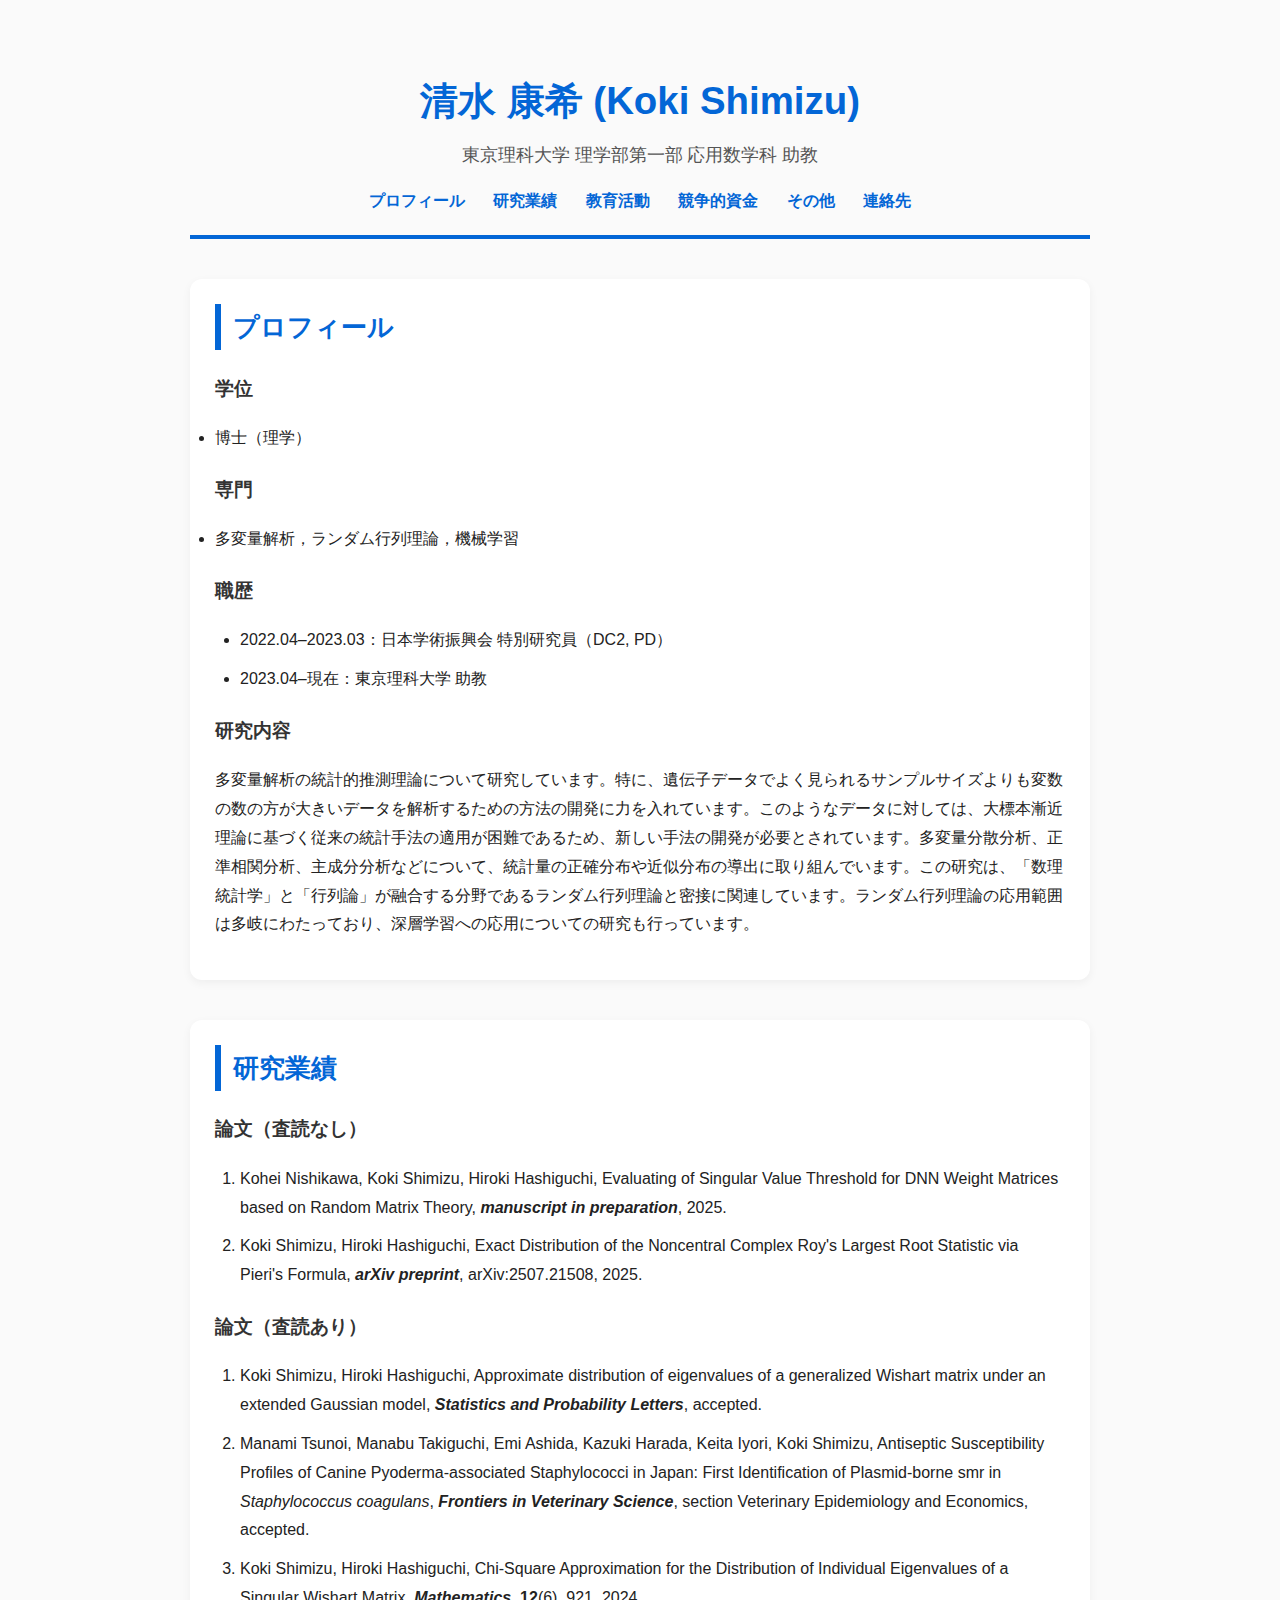
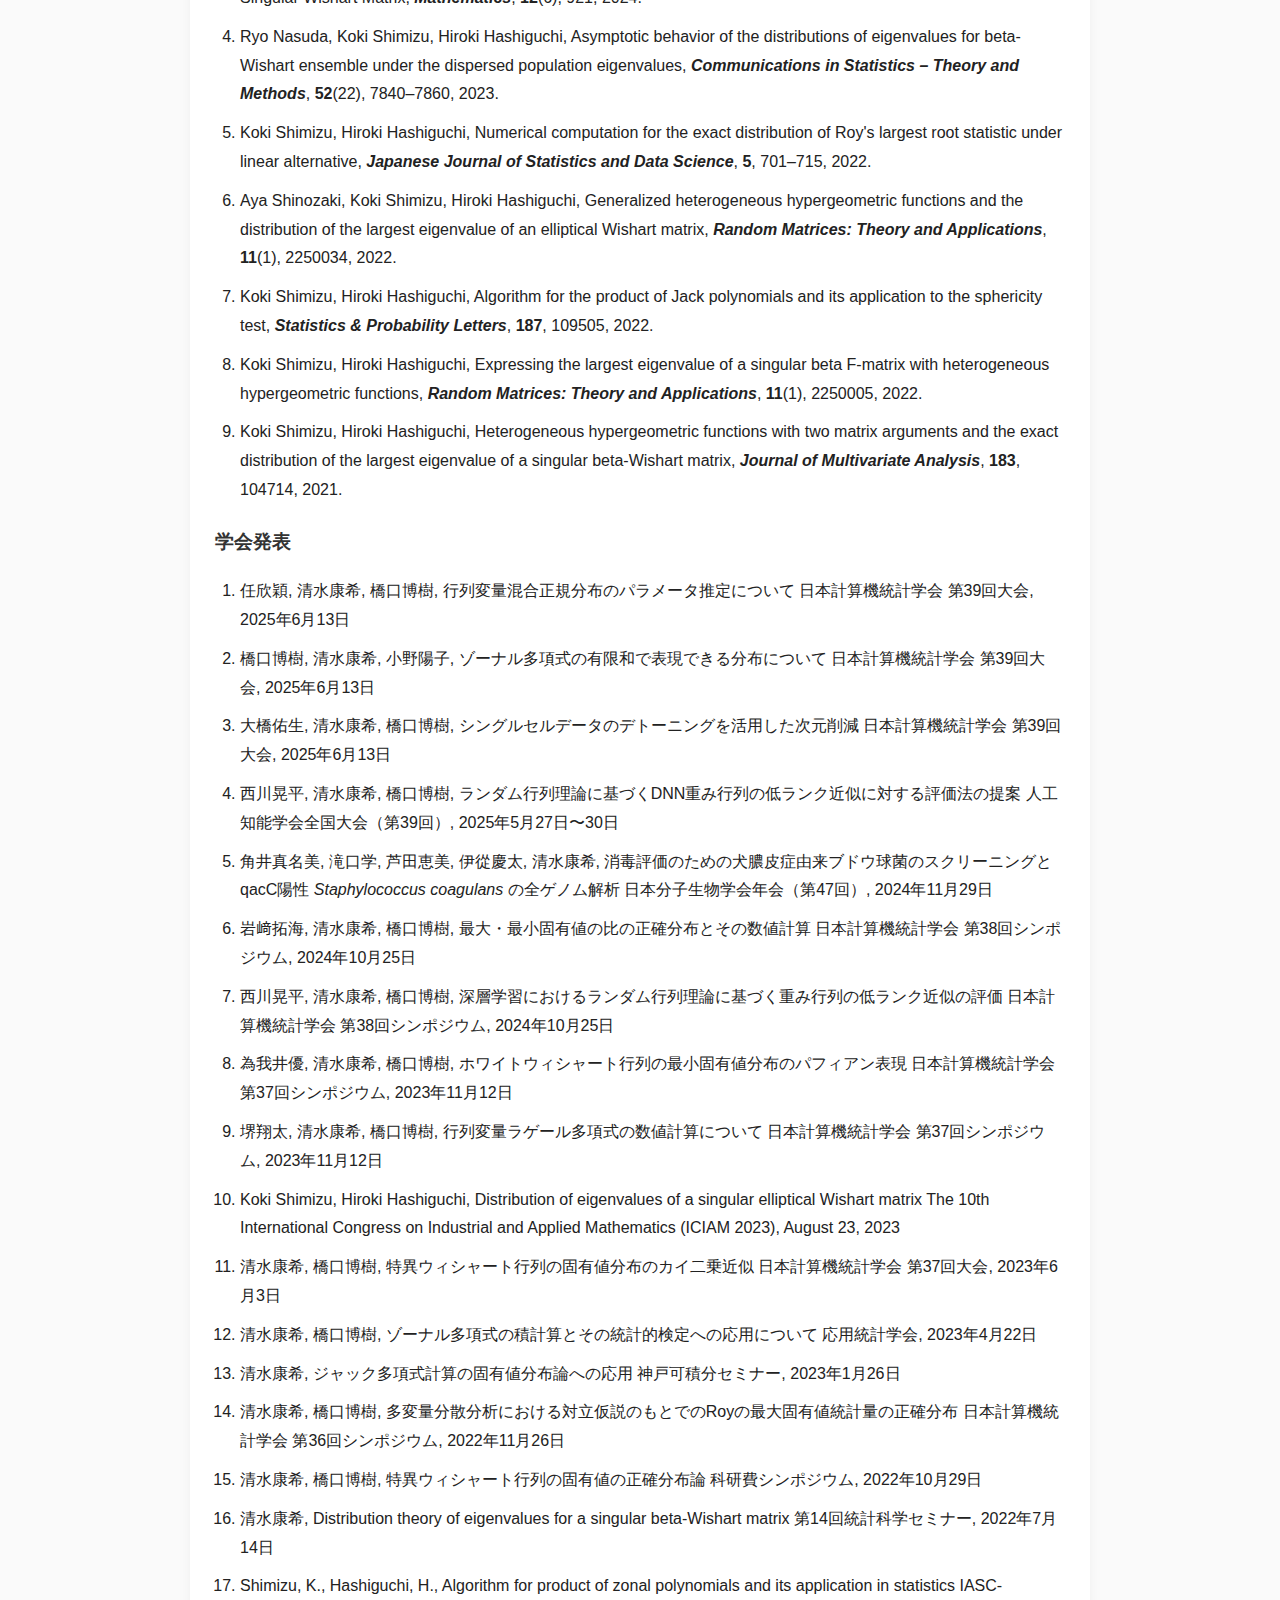
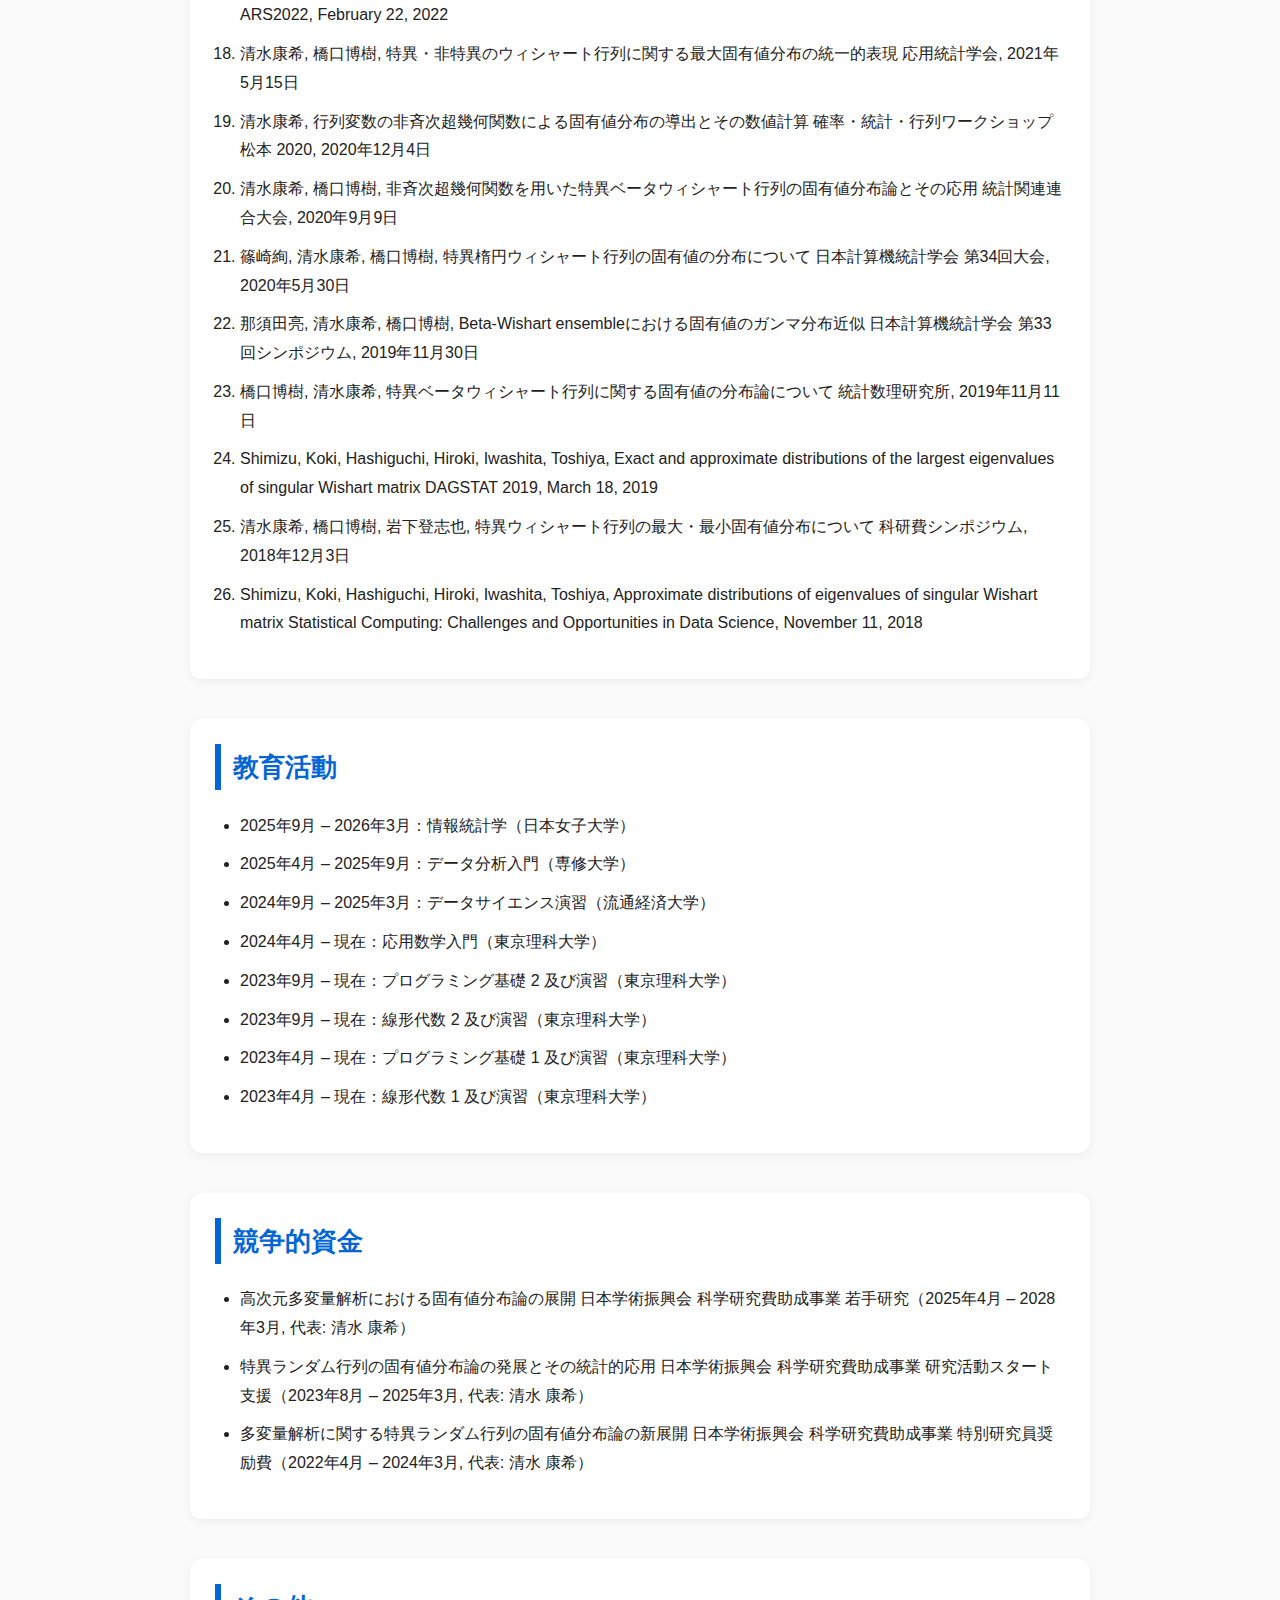
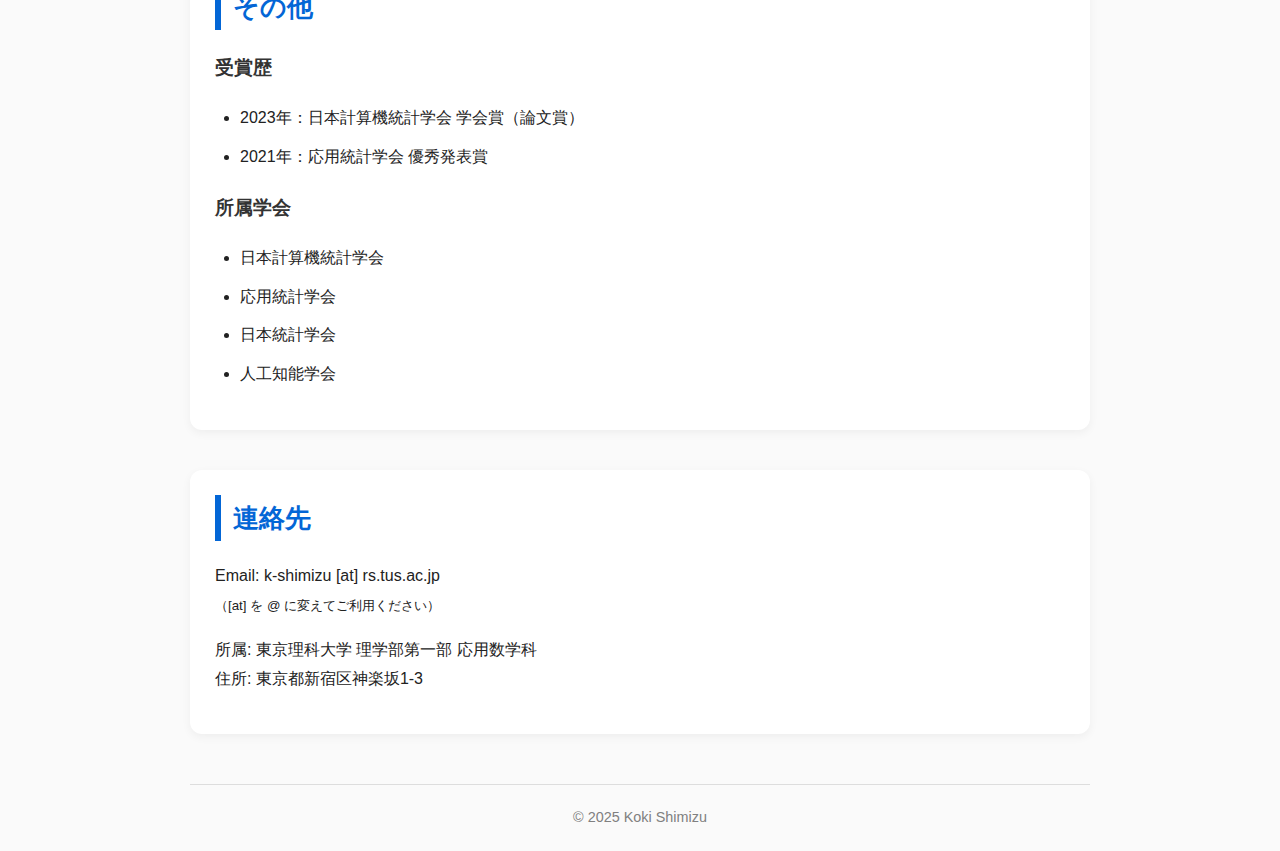
<file: index.html>
<!DOCTYPE html>
<html lang="ja">
<head>
  <meta charset="UTF-8">
  <title>清水 康希 - 研究者ホームページ</title>
  <style>
    body {
      font-family: "Helvetica Neue", Arial, sans-serif;
      max-width: 900px;
      margin: auto;
      line-height: 1.8;
      background-color: #fafafa;
      color: #222;
    }
    header {
      text-align: center;
      padding: 40px 20px 20px;
      border-bottom: 4px solid #0366d6;
    }
    h1 {
      margin-bottom: 5px;
      font-size: 2.4em;
      color: #0366d6;
    }
    header p {
      margin: 0;
      font-size: 1.1em;
      color: #555;
    }
    nav {
      margin-top: 15px;
    }
    nav a {
      margin: 0 12px;
      text-decoration: none;
      color: #0366d6;
      font-weight: bold;
      transition: color 0.2s;
    }
    nav a:hover {
      color: #023f88;
    }
    section {
      margin: 40px 0;
      padding: 25px;
      background: #fff;
      border-radius: 12px;
      box-shadow: 0 3px 10px rgba(0,0,0,0.05);
    }
    h2 {
      border-left: 6px solid #0366d6;
      padding-left: 12px;
      color: #0366d6;
      font-size: 1.6em;
      margin-top: 0;
    }
    h3 {
      margin-top: 20px;
      color: #333;
    }
    ul, ol {
      padding-left: 25px;
    }
    li {
      margin-bottom: 10px;
    }
    footer {
      margin-top: 50px;
      text-align: center;
      font-size: 0.9em;
      color: gray;
      padding: 20px 0;
      border-top: 1px solid #ddd;
    }
    a {
      color: #0366d6;
    }
    a:hover {
      text-decoration: underline;
    }
  </style>
</head>
<body>
  <header>
    <h1>清水 康希 (Koki Shimizu)</h1>
    <p>東京理科大学 理学部第一部 応用数学科 助教</p>
    <nav>
      <a href="#profile">プロフィール</a>
      <a href="#research">研究業績</a>
      <a href="#teaching">教育活動</a>
      <a href="#grants">競争的資金</a>
      <a href="#others">その他</a>
      <a href="#contact">連絡先</a>
    </nav>
  </header>

  <section id="profile">
    <h2>プロフィール</h2>
     <h3>学位</h3> 
    <li><p>博士（理学）</li>
    
    <h3>専門</h3>
    <li>多変量解析，ランダム行列理論，機械学習</li>

    <h3>職歴</h3>
    <ul>
      <li>2022.04–2023.03：日本学術振興会 特別研究員（DC2, PD）</li>
      <li>2023.04–現在：東京理科大学 助教</li>
    </ul>
    <h3>研究内容</h3>
  <p>
    多変量解析の統計的推測理論について研究しています。特に、遺伝子データでよく見られるサンプルサイズよりも変数の数の方が大きいデータを解析するための方法の開発に力を入れています。このようなデータに対しては、大標本漸近理論に基づく従来の統計手法の適用が困難であるため、新しい手法の開発が必要とされています。多変量分散分析、正準相関分析、主成分分析などについて、統計量の正確分布や近似分布の導出に取り組んでいます。この研究は、「数理統計学」と「行列論」が融合する分野であるランダム行列理論と密接に関連しています。ランダム行列理論の応用範囲は多岐にわたっており、深層学習への応用についての研究も行っています。
  </p>
  </section>

  <section id="research">
    <h2>研究業績</h2>
    <h3>論文（査読なし）</h3>
    <ol>
      <li>Kohei Nishikawa, Koki Shimizu, Hiroki Hashiguchi, Evaluating of Singular Value Threshold for DNN Weight Matrices based on Random Matrix Theory, <i><strong>manuscript in preparation</strong></i>, 2025.</li>
      <li>Koki Shimizu, Hiroki Hashiguchi,  Exact Distribution of the Noncentral Complex Roy's Largest Root Statistic via Pieri's Formula,  <i><strong>arXiv preprint</strong></i>, arXiv:2507.21508, 2025.</li>
    </ol>
    <h3>論文（査読あり）</h3>
<ol>
  <li>
    Koki Shimizu, Hiroki Hashiguchi,  
    Approximate distribution of eigenvalues of a generalized Wishart matrix under an extended Gaussian model,  
    <i><strong>Statistics and Probability Letters</strong></i>, accepted.
  </li>
  <li>
    Manami Tsunoi, Manabu Takiguchi, Emi Ashida, Kazuki Harada, Keita Iyori, Koki Shimizu,  
    Antiseptic Susceptibility Profiles of Canine Pyoderma-associated Staphylococci in Japan: First Identification of Plasmid-borne smr in <i>Staphylococcus coagulans</i>,  
    <i><strong>Frontiers in Veterinary Science</strong></i>, section Veterinary Epidemiology and Economics, accepted.
  </li>
  <li>
    Koki Shimizu, Hiroki Hashiguchi,  
    Chi-Square Approximation for the Distribution of Individual Eigenvalues of a Singular Wishart Matrix,  
    <i><strong>Mathematics</strong></i>, <b>12</b>(6), 921, 2024.
  </li>
  <li>
    Ryo Nasuda, Koki Shimizu, Hiroki Hashiguchi,  
    Asymptotic behavior of the distributions of eigenvalues for beta-Wishart ensemble under the dispersed population eigenvalues,  
    <i><strong>Communications in Statistics – Theory and Methods</strong></i>, <b>52</b>(22), 7840–7860, 2023.
  </li>
  <li>
    Koki Shimizu, Hiroki Hashiguchi,  
    Numerical computation for the exact distribution of Roy's largest root statistic under linear alternative,  
    <i><strong>Japanese Journal of Statistics and Data Science</strong></i>, <b>5</b>, 701–715, 2022.
  </li>
  <li>
    Aya Shinozaki, Koki Shimizu, Hiroki Hashiguchi,  
    Generalized heterogeneous hypergeometric functions and the distribution of the largest eigenvalue of an elliptical Wishart matrix,  
    <i><strong>Random Matrices: Theory and Applications</strong></i>, <b>11</b>(1), 2250034, 2022.
  </li>
  <li>
    Koki Shimizu, Hiroki Hashiguchi,  
    Algorithm for the product of Jack polynomials and its application to the sphericity test,  
    <i><strong>Statistics & Probability Letters</strong></i>, <b>187</b>, 109505, 2022.
  </li>
  <li>
    Koki Shimizu, Hiroki Hashiguchi,  
    Expressing the largest eigenvalue of a singular beta F-matrix with heterogeneous hypergeometric functions,  
    <i><strong>Random Matrices: Theory and Applications</strong></i>, <b>11</b>(1), 2250005, 2022.
  </li>
  <li>
    Koki Shimizu, Hiroki Hashiguchi,  
    Heterogeneous hypergeometric functions with two matrix arguments and the exact distribution of the largest eigenvalue of a singular beta-Wishart matrix,  
    <i><strong>Journal of Multivariate Analysis</strong></i>, <b>183</b>, 104714, 2021.
  </li>
</ol>

<h3>学会発表</h3>
<ol>
  <li>
    任欣穎, 清水康希, 橋口博樹,  
    行列変量混合正規分布のパラメータ推定について  
    日本計算機統計学会 第39回大会, 2025年6月13日
  </li>
  <li>
    橋口博樹, 清水康希, 小野陽子,  
    ゾーナル多項式の有限和で表現できる分布について  
    日本計算機統計学会 第39回大会, 2025年6月13日
  </li>
  <li>
    大橋佑生, 清水康希, 橋口博樹,  
    シングルセルデータのデトーニングを活用した次元削減  
    日本計算機統計学会 第39回大会, 2025年6月13日
  </li>
  <li>
    西川晃平, 清水康希, 橋口博樹,  
    ランダム行列理論に基づくDNN重み行列の低ランク近似に対する評価法の提案  
    人工知能学会全国大会（第39回）, 2025年5月27日〜30日
  </li>
  <li>
    角井真名美, 滝口学, 芦田恵美, 伊從慶太, 清水康希,  
    消毒評価のための犬膿皮症由来ブドウ球菌のスクリーニングとqacC陽性 
    <i>Staphylococcus coagulans</i> の全ゲノム解析  
    日本分子生物学会年会（第47回）, 2024年11月29日
  </li>
  <li>
    岩﨑拓海, 清水康希, 橋口博樹,  
    最大・最小固有値の比の正確分布とその数値計算  
    日本計算機統計学会 第38回シンポジウム, 2024年10月25日
  </li>
  <li>
    西川晃平, 清水康希, 橋口博樹,  
    深層学習におけるランダム行列理論に基づく重み行列の低ランク近似の評価  
    日本計算機統計学会 第38回シンポジウム, 2024年10月25日
  </li>
  <li>
    為我井優, 清水康希, 橋口博樹,  
    ホワイトウィシャート行列の最小固有値分布のパフィアン表現  
    日本計算機統計学会 第37回シンポジウム, 2023年11月12日
  </li>
  <li>
    堺翔太, 清水康希, 橋口博樹,  
    行列変量ラゲール多項式の数値計算について  
    日本計算機統計学会 第37回シンポジウム, 2023年11月12日
  </li>
  <li>
    Koki Shimizu, Hiroki Hashiguchi,  
    Distribution of eigenvalues of a singular elliptical Wishart matrix  
    The 10th International Congress on Industrial and Applied Mathematics (ICIAM 2023),  
    August 23, 2023
  </li>
  <li>
    清水康希, 橋口博樹,  
    特異ウィシャート行列の固有値分布のカイ二乗近似  
    日本計算機統計学会 第37回大会, 2023年6月3日
  </li>
  <li>
    清水康希, 橋口博樹,  
    ゾーナル多項式の積計算とその統計的検定への応用について  
    応用統計学会, 2023年4月22日
  </li>
  <li>
    清水康希,  
    ジャック多項式計算の固有値分布論への応用  
    神戸可積分セミナー, 2023年1月26日
  </li>
  <li>
    清水康希, 橋口博樹,  
    多変量分散分析における対立仮説のもとでのRoyの最大固有値統計量の正確分布  
    日本計算機統計学会 第36回シンポジウム, 2022年11月26日
  </li>
  <li>
    清水康希, 橋口博樹,  
    特異ウィシャート行列の固有値の正確分布論  
    科研費シンポジウム, 2022年10月29日
  </li>
  <li>
    清水康希,  
    Distribution theory of eigenvalues for a singular beta-Wishart matrix  
    第14回統計科学セミナー, 2022年7月14日
  </li>
  <li>
    Shimizu, K., Hashiguchi, H.,  
    Algorithm for product of zonal polynomials and its application in statistics  
    IASC-ARS2022, February 22, 2022
  </li>
  <li>
    清水康希, 橋口博樹,  
    特異・非特異のウィシャート行列に関する最大固有値分布の統一的表現  
    応用統計学会, 2021年5月15日
  </li>
  <li>
    清水康希,  
    行列変数の非斉次超幾何関数による固有値分布の導出とその数値計算  
    確率・統計・行列ワークショップ 松本 2020, 2020年12月4日
  </li>
  <li>
    清水康希, 橋口博樹,  
    非斉次超幾何関数を用いた特異ベータウィシャート行列の固有値分布論とその応用  
    統計関連連合大会, 2020年9月9日
  </li>
  <li>
    篠崎絢, 清水康希, 橋口博樹,  
    特異楕円ウィシャート行列の固有値の分布について  
    日本計算機統計学会 第34回大会, 2020年5月30日
  </li>
  <li>
    那須田亮, 清水康希, 橋口博樹,  
    Beta-Wishart ensembleにおける固有値のガンマ分布近似  
    日本計算機統計学会 第33回シンポジウム, 2019年11月30日
  </li>
  <li>
    橋口博樹, 清水康希,  
    特異ベータウィシャート行列に関する固有値の分布論について  
    統計数理研究所, 2019年11月11日
  </li>
  <li>
    Shimizu, Koki, Hashiguchi, Hiroki, Iwashita, Toshiya,  
    Exact and approximate distributions of the largest eigenvalues of singular Wishart matrix  
    DAGSTAT 2019, March 18, 2019
  </li>
  <li>
    清水康希, 橋口博樹, 岩下登志也,  
    特異ウィシャート行列の最大・最小固有値分布について  
    科研費シンポジウム, 2018年12月3日
  </li>
  <li>
    Shimizu, Koki, Hashiguchi, Hiroki, Iwashita, Toshiya,  
    Approximate distributions of eigenvalues of singular Wishart matrix  
    Statistical Computing: Challenges and Opportunities in Data Science, November 11, 2018
  </li>
</ol>
  </section>

  <section id="teaching">
    <h2>教育活動</h2>
    <ul>
      <li>2025年9月 – 2026年3月：情報統計学（日本女子大学）</li>
      <li>2025年4月 – 2025年9月：データ分析入門（専修大学）</li>
      <li>2024年9月 – 2025年3月：データサイエンス演習（流通経済大学）</li>
      <li>2024年4月 – 現在：応用数学入門（東京理科大学）</li>
      <li>2023年9月 – 現在：プログラミング基礎 2 及び演習（東京理科大学）</li>
      <li>2023年9月 – 現在：線形代数 2 及び演習（東京理科大学）</li>
      <li>2023年4月 – 現在：プログラミング基礎 1 及び演習（東京理科大学）</li>
      <li>2023年4月 – 現在：線形代数 1 及び演習（東京理科大学）</li>
    </ul>
  </section>
<section id="grants">
  <h2>競争的資金</h2>
  <ul>
    <li>高次元多変量解析における固有値分布論の展開  
        日本学術振興会 科学研究費助成事業 若手研究（2025年4月 – 2028年3月, 代表: 清水 康希）</li>
    <li>特異ランダム行列の固有値分布論の発展とその統計的応用  
        日本学術振興会 科学研究費助成事業 研究活動スタート支援（2023年8月 – 2025年3月, 代表: 清水 康希）</li>
    <li>多変量解析に関する特異ランダム行列の固有値分布論の新展開  
        日本学術振興会 科学研究費助成事業 特別研究員奨励費（2022年4月 – 2024年3月, 代表: 清水 康希）</li>
  </ul>
</section>

<section id="others">
  <h2>その他</h2>

   <h3>受賞歴</h3>
    <ul>
      <li>2023年：日本計算機統計学会 学会賞（論文賞）</li>
      <li>2021年：応用統計学会 優秀発表賞</li>
    </ul>

  <h3>所属学会</h3>
  <ul>
    <li>日本計算機統計学会</li>
    <li>応用統計学会</li>
    <li>日本統計学会</li>
    <li>人工知能学会</li>
  </ul>
</section>
  
<section id="contact">
  <h2>連絡先</h2>
  <p>Email: k-shimizu [at] rs.tus.ac.jp  
     <br><small>（[at] を @ に変えてご利用ください）</small></p>
  <p>所属: 東京理科大学 理学部第一部 応用数学科<br>
     住所: 東京都新宿区神楽坂1-3</p>
</section>

  <footer>
    &copy; 2025 Koki Shimizu
  </footer>
</body>
</html>
</file>
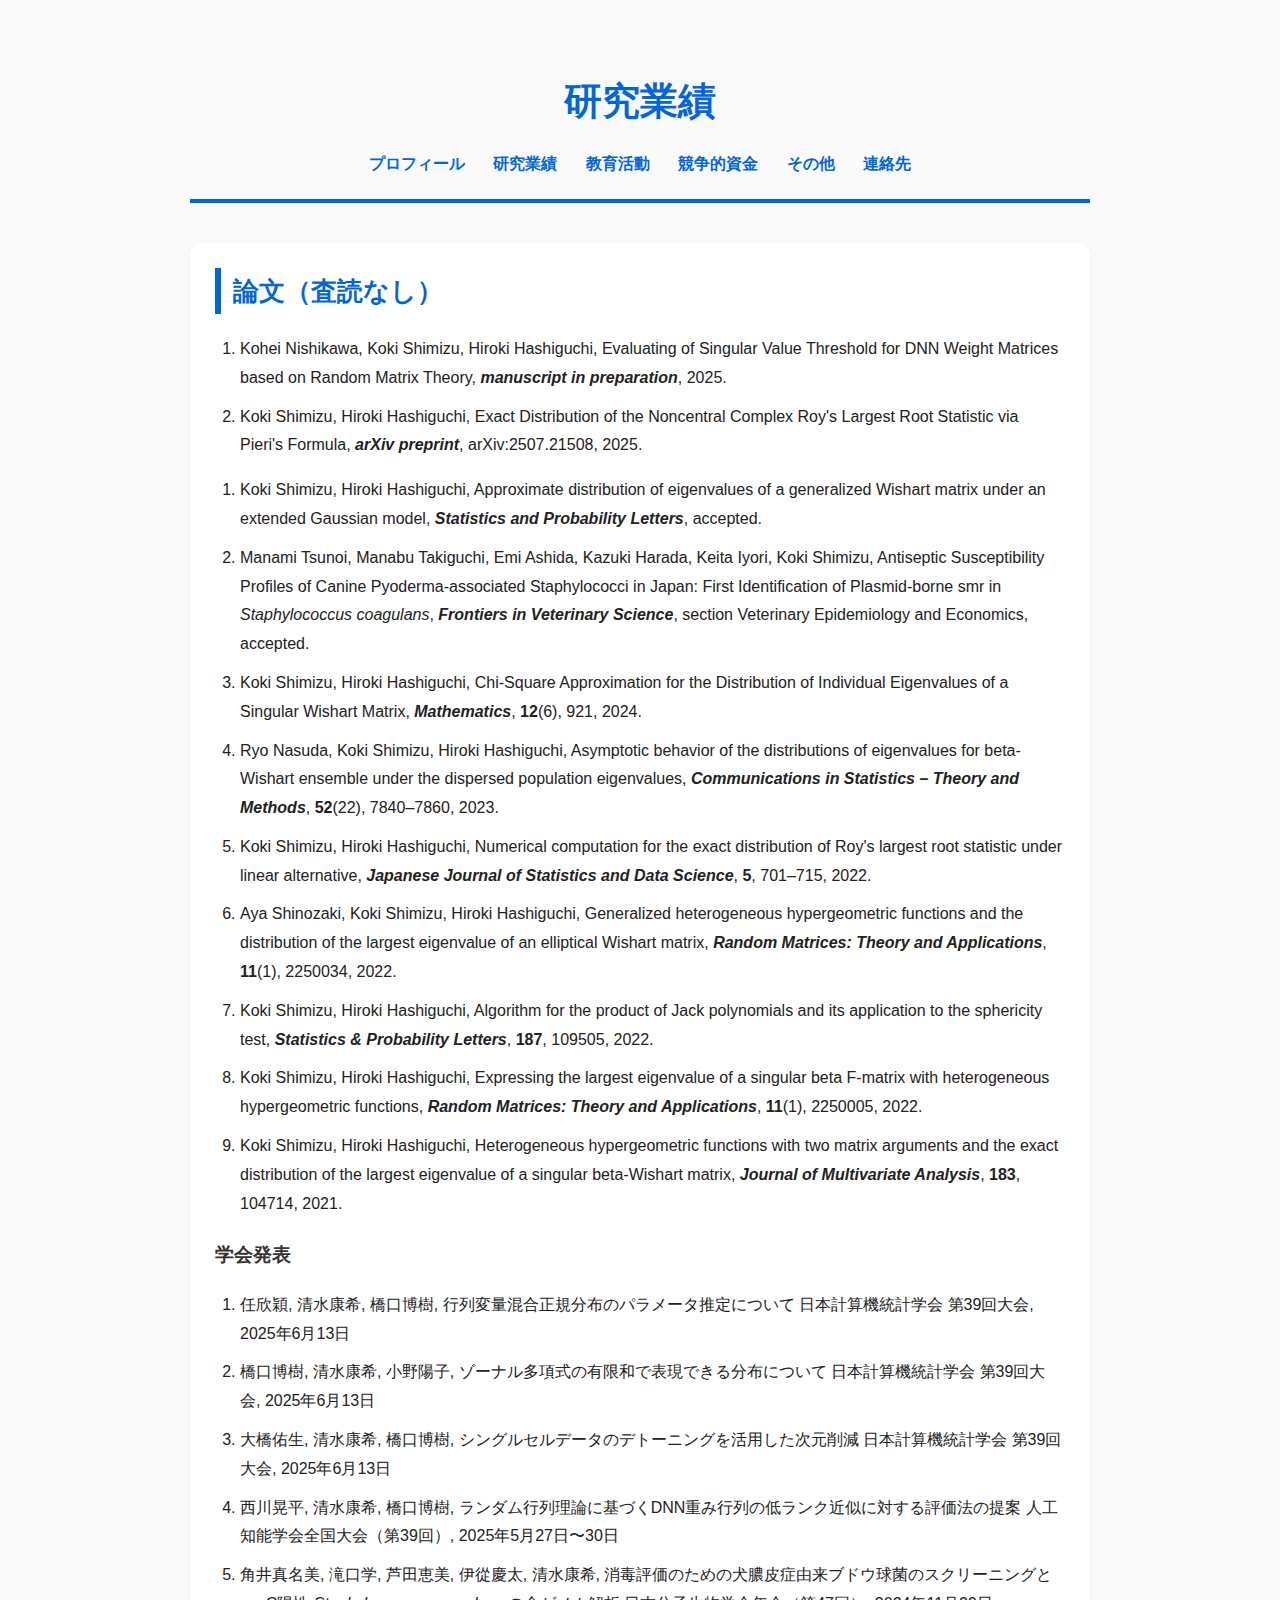
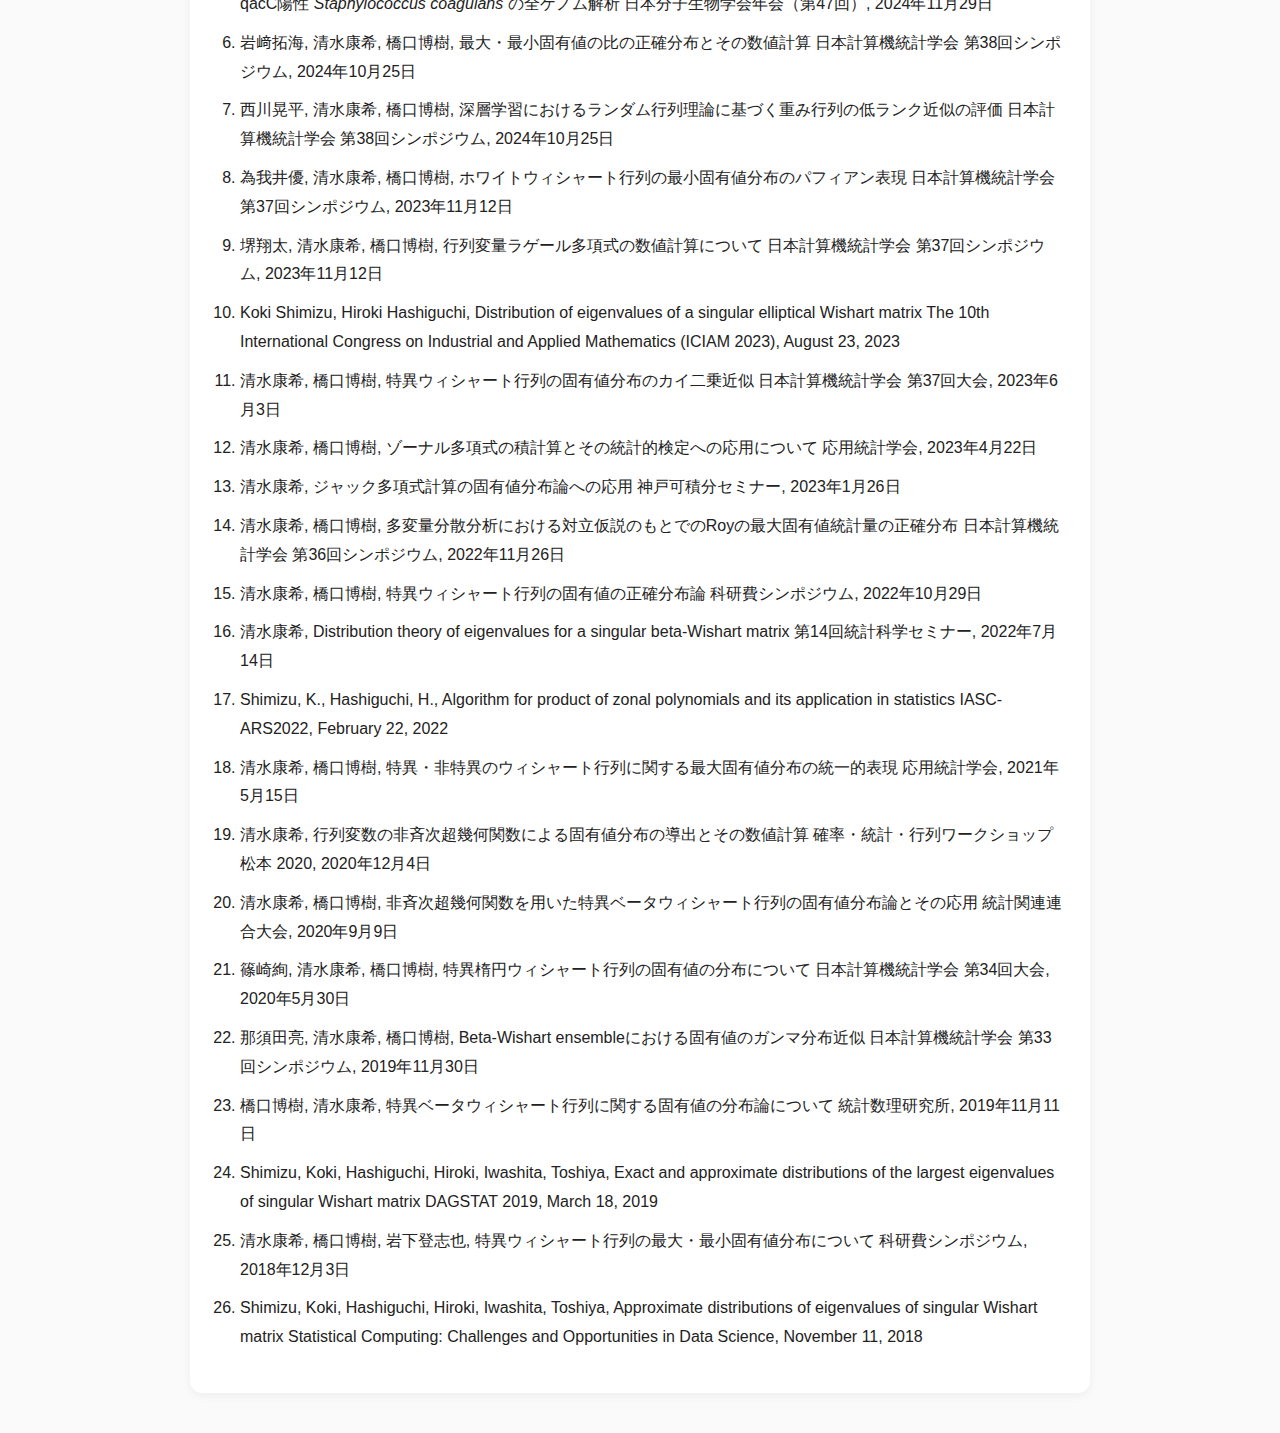
<file: research.html>
<!DOCTYPE html>
<html lang="ja">
<head>
  <meta charset="UTF-8">
  <title>研究業績 - 清水 康希</title>
  <link rel="stylesheet" href="style.css">
</head>
<body>
  <header>
    <h1>研究業績</h1>
    <nav>
      <a href="index.html">プロフィール</a>
      <a href="research.html">研究業績</a>
      <a href="teaching.html">教育活動</a>
      <a href="grants.html">競争的資金</a>
      <a href="others.html">その他</a>
      <a href="contact.html">連絡先</a>
    </nav>
  </header>

  <section id="research">
    <h2>論文（査読なし）</h2>
    <ol>
      <li>Kohei Nishikawa, Koki Shimizu, Hiroki Hashiguchi, Evaluating of Singular Value Threshold for DNN Weight Matrices based on Random Matrix Theory, <i><strong>manuscript in preparation</strong></i>, 2025.</li>
      <li>Koki Shimizu, Hiroki Hashiguchi,  Exact Distribution of the Noncentral Complex Roy's Largest Root Statistic via Pieri's Formula,  <i><strong>arXiv preprint</strong></i>, arXiv:2507.21508, 2025.</li>
    </ol>
      <ol>
  <li>
    Koki Shimizu, Hiroki Hashiguchi,  
    Approximate distribution of eigenvalues of a generalized Wishart matrix under an extended Gaussian model,  
    <i><strong>Statistics and Probability Letters</strong></i>, accepted.
  </li>
  <li>
    Manami Tsunoi, Manabu Takiguchi, Emi Ashida, Kazuki Harada, Keita Iyori, Koki Shimizu,  
    Antiseptic Susceptibility Profiles of Canine Pyoderma-associated Staphylococci in Japan: First Identification of Plasmid-borne smr in <i>Staphylococcus coagulans</i>,  
    <i><strong>Frontiers in Veterinary Science</strong></i>, section Veterinary Epidemiology and Economics, accepted.
  </li>
  <li>
    Koki Shimizu, Hiroki Hashiguchi,  
    Chi-Square Approximation for the Distribution of Individual Eigenvalues of a Singular Wishart Matrix,  
    <i><strong>Mathematics</strong></i>, <b>12</b>(6), 921, 2024.
  </li>
  <li>
    Ryo Nasuda, Koki Shimizu, Hiroki Hashiguchi,  
    Asymptotic behavior of the distributions of eigenvalues for beta-Wishart ensemble under the dispersed population eigenvalues,  
    <i><strong>Communications in Statistics – Theory and Methods</strong></i>, <b>52</b>(22), 7840–7860, 2023.
  </li>
  <li>
    Koki Shimizu, Hiroki Hashiguchi,  
    Numerical computation for the exact distribution of Roy's largest root statistic under linear alternative,  
    <i><strong>Japanese Journal of Statistics and Data Science</strong></i>, <b>5</b>, 701–715, 2022.
  </li>
  <li>
    Aya Shinozaki, Koki Shimizu, Hiroki Hashiguchi,  
    Generalized heterogeneous hypergeometric functions and the distribution of the largest eigenvalue of an elliptical Wishart matrix,  
    <i><strong>Random Matrices: Theory and Applications</strong></i>, <b>11</b>(1), 2250034, 2022.
  </li>
  <li>
    Koki Shimizu, Hiroki Hashiguchi,  
    Algorithm for the product of Jack polynomials and its application to the sphericity test,  
    <i><strong>Statistics & Probability Letters</strong></i>, <b>187</b>, 109505, 2022.
  </li>
  <li>
    Koki Shimizu, Hiroki Hashiguchi,  
    Expressing the largest eigenvalue of a singular beta F-matrix with heterogeneous hypergeometric functions,  
    <i><strong>Random Matrices: Theory and Applications</strong></i>, <b>11</b>(1), 2250005, 2022.
  </li>
  <li>
    Koki Shimizu, Hiroki Hashiguchi,  
    Heterogeneous hypergeometric functions with two matrix arguments and the exact distribution of the largest eigenvalue of a singular beta-Wishart matrix,  
    <i><strong>Journal of Multivariate Analysis</strong></i>, <b>183</b>, 104714, 2021.
  </li>
</ol>

<h3>学会発表</h3>
<ol>
  <li>
    任欣穎, 清水康希, 橋口博樹,  
    行列変量混合正規分布のパラメータ推定について  
    日本計算機統計学会 第39回大会, 2025年6月13日
  </li>
  <li>
    橋口博樹, 清水康希, 小野陽子,  
    ゾーナル多項式の有限和で表現できる分布について  
    日本計算機統計学会 第39回大会, 2025年6月13日
  </li>
  <li>
    大橋佑生, 清水康希, 橋口博樹,  
    シングルセルデータのデトーニングを活用した次元削減  
    日本計算機統計学会 第39回大会, 2025年6月13日
  </li>
  <li>
    西川晃平, 清水康希, 橋口博樹,  
    ランダム行列理論に基づくDNN重み行列の低ランク近似に対する評価法の提案  
    人工知能学会全国大会（第39回）, 2025年5月27日〜30日
  </li>
  <li>
    角井真名美, 滝口学, 芦田恵美, 伊從慶太, 清水康希,  
    消毒評価のための犬膿皮症由来ブドウ球菌のスクリーニングとqacC陽性 
    <i>Staphylococcus coagulans</i> の全ゲノム解析  
    日本分子生物学会年会（第47回）, 2024年11月29日
  </li>
  <li>
    岩﨑拓海, 清水康希, 橋口博樹,  
    最大・最小固有値の比の正確分布とその数値計算  
    日本計算機統計学会 第38回シンポジウム, 2024年10月25日
  </li>
  <li>
    西川晃平, 清水康希, 橋口博樹,  
    深層学習におけるランダム行列理論に基づく重み行列の低ランク近似の評価  
    日本計算機統計学会 第38回シンポジウム, 2024年10月25日
  </li>
  <li>
    為我井優, 清水康希, 橋口博樹,  
    ホワイトウィシャート行列の最小固有値分布のパフィアン表現  
    日本計算機統計学会 第37回シンポジウム, 2023年11月12日
  </li>
  <li>
    堺翔太, 清水康希, 橋口博樹,  
    行列変量ラゲール多項式の数値計算について  
    日本計算機統計学会 第37回シンポジウム, 2023年11月12日
  </li>
  <li>
    Koki Shimizu, Hiroki Hashiguchi,  
    Distribution of eigenvalues of a singular elliptical Wishart matrix  
    The 10th International Congress on Industrial and Applied Mathematics (ICIAM 2023),  
    August 23, 2023
  </li>
  <li>
    清水康希, 橋口博樹,  
    特異ウィシャート行列の固有値分布のカイ二乗近似  
    日本計算機統計学会 第37回大会, 2023年6月3日
  </li>
  <li>
    清水康希, 橋口博樹,  
    ゾーナル多項式の積計算とその統計的検定への応用について  
    応用統計学会, 2023年4月22日
  </li>
  <li>
    清水康希,  
    ジャック多項式計算の固有値分布論への応用  
    神戸可積分セミナー, 2023年1月26日
  </li>
  <li>
    清水康希, 橋口博樹,  
    多変量分散分析における対立仮説のもとでのRoyの最大固有値統計量の正確分布  
    日本計算機統計学会 第36回シンポジウム, 2022年11月26日
  </li>
  <li>
    清水康希, 橋口博樹,  
    特異ウィシャート行列の固有値の正確分布論  
    科研費シンポジウム, 2022年10月29日
  </li>
  <li>
    清水康希,  
    Distribution theory of eigenvalues for a singular beta-Wishart matrix  
    第14回統計科学セミナー, 2022年7月14日
  </li>
  <li>
    Shimizu, K., Hashiguchi, H.,  
    Algorithm for product of zonal polynomials and its application in statistics  
    IASC-ARS2022, February 22, 2022
  </li>
  <li>
    清水康希, 橋口博樹,  
    特異・非特異のウィシャート行列に関する最大固有値分布の統一的表現  
    応用統計学会, 2021年5月15日
  </li>
  <li>
    清水康希,  
    行列変数の非斉次超幾何関数による固有値分布の導出とその数値計算  
    確率・統計・行列ワークショップ 松本 2020, 2020年12月4日
  </li>
  <li>
    清水康希, 橋口博樹,  
    非斉次超幾何関数を用いた特異ベータウィシャート行列の固有値分布論とその応用  
    統計関連連合大会, 2020年9月9日
  </li>
  <li>
    篠崎絢, 清水康希, 橋口博樹,  
    特異楕円ウィシャート行列の固有値の分布について  
    日本計算機統計学会 第34回大会, 2020年5月30日
  </li>
  <li>
    那須田亮, 清水康希, 橋口博樹,  
    Beta-Wishart ensembleにおける固有値のガンマ分布近似  
    日本計算機統計学会 第33回シンポジウム, 2019年11月30日
  </li>
  <li>
    橋口博樹, 清水康希,  
    特異ベータウィシャート行列に関する固有値の分布論について  
    統計数理研究所, 2019年11月11日
  </li>
  <li>
    Shimizu, Koki, Hashiguchi, Hiroki, Iwashita, Toshiya,  
    Exact and approximate distributions of the largest eigenvalues of singular Wishart matrix  
    DAGSTAT 2019, March 18, 2019
  </li>
  <li>
    清水康希, 橋口博樹, 岩下登志也,  
    特異ウィシャート行列の最大・最小固有値分布について  
    科研費シンポジウム, 2018年12月3日
  </li>
  <li>
    Shimizu, Koki, Hashiguchi, Hiroki, Iwashita, Toshiya,  
    Approximate distributions of eigenvalues of singular Wishart matrix  
    Statistical Computing: Challenges and Opportunities in Data Science, November 11, 2018
  </li>
</ol>
  </section>
</file>
<file: style.css>
/* ベース */
body {
  font-family: "Helvetica Neue", Arial, sans-serif;
  max-width: 900px;
  margin: auto;
  line-height: 1.8;
  background-color: #fafafa;
  color: #222;
}

/* ヘッダー */
header {
  text-align: center;
  padding: 40px 20px 20px;
  border-bottom: 4px solid #0366d6;
}

header h1 {
  font-size: 2.4em;
  margin-bottom: 5px;
  color: #0366d6;
}

header p {
  margin: 0;
  font-size: 1.1em;
  color: #555;
}

/* ナビゲーション */
nav {
  margin-top: 15px;
}
nav a {
  margin: 0 12px;
  text-decoration: none;
  color: #0366d6;
  font-weight: bold;
  transition: color 0.2s;
}
nav a:hover {
  color: #023f88;
}

/* セクション */
section {
  margin: 40px 0;
  padding: 25px;
  background: #fff;
  border-radius: 12px;
  box-shadow: 0 3px 10px rgba(0,0,0,0.05);
}

/* 見出し */
h2 {
  border-left: 6px solid #0366d6;
  padding-left: 12px;
  color: #0366d6;
  font-size: 1.6em;
  margin-top: 0;
}
h3 {
  margin-top: 20px;
  color: #333;
}

/* リスト */
ul, ol {
  padding-left: 25px;
}
li {
  margin-bottom: 10px;
}

/* フッター */
footer {
  margin-top: 50px;
  text-align: center;
  font-size: 0.9em;
  color: gray;
  padding: 20px 0;
  border-top: 1px solid #ddd;
}

/* リンク */
a {
  color: #0366d6;
}
a:hover {
  text-decoration: underline;
}
</file>
